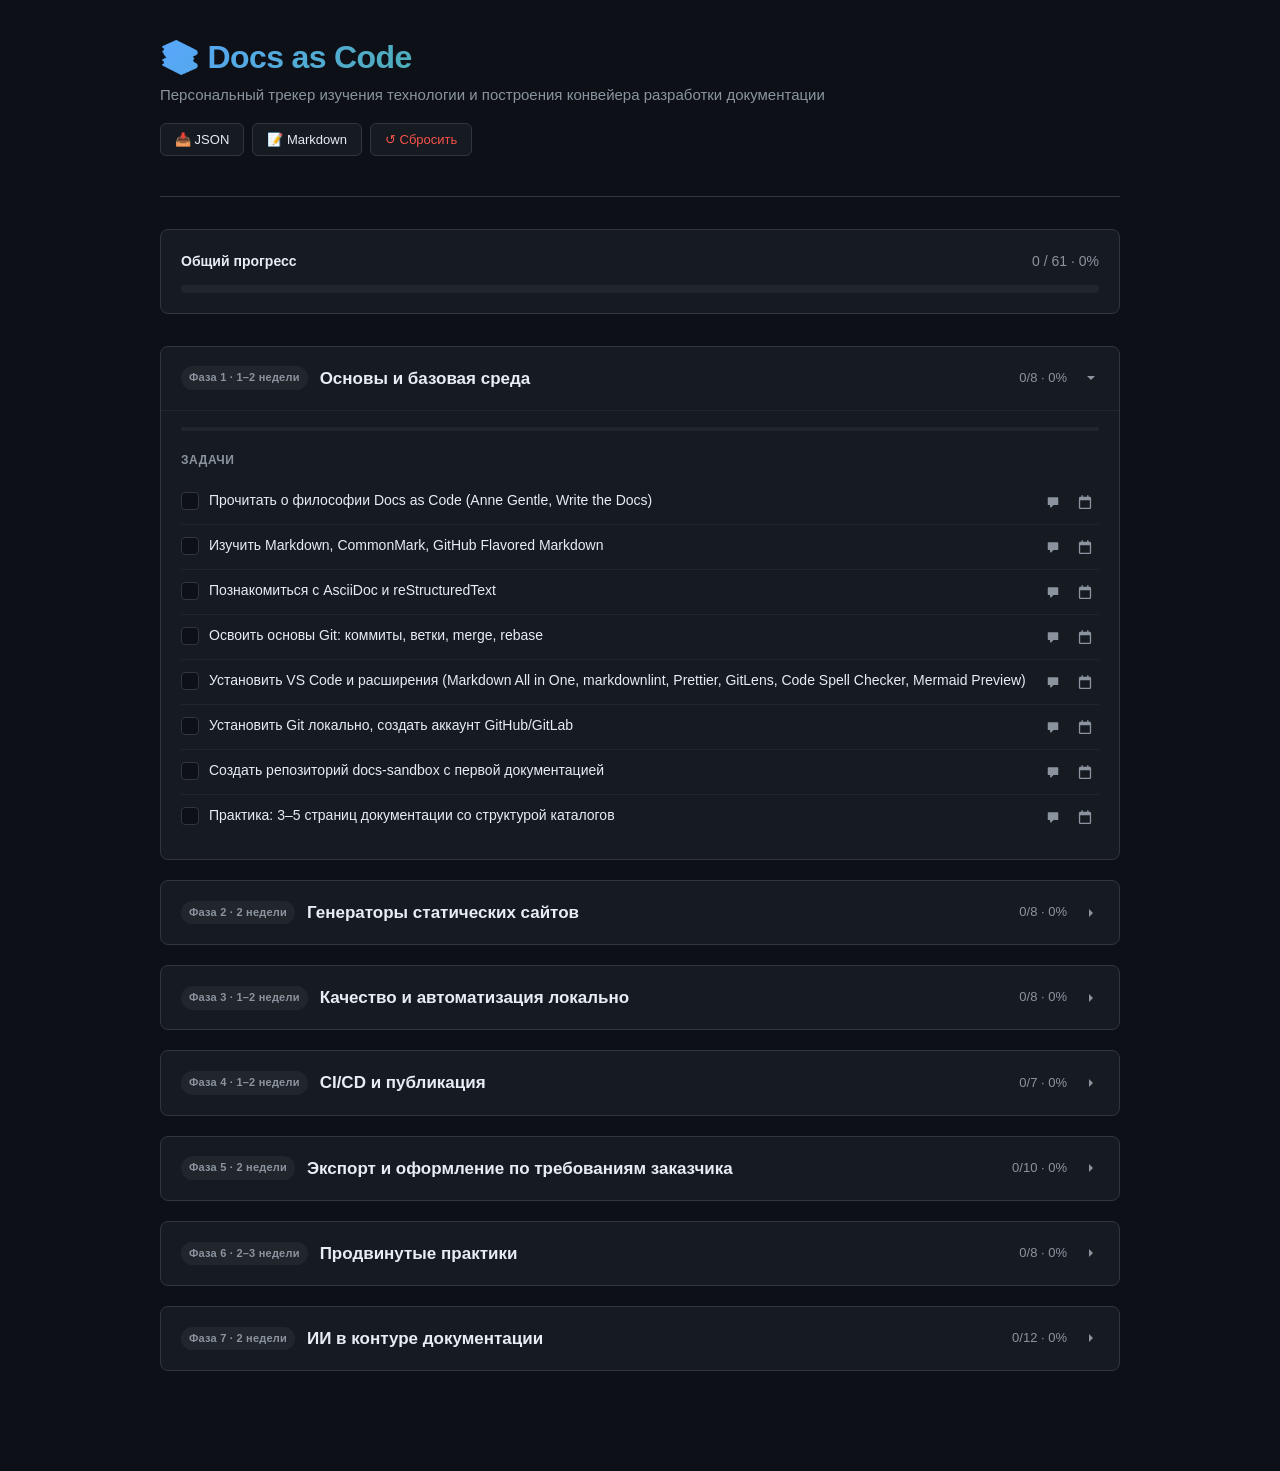
<file: docs-as-code-tracker.html>
<!DOCTYPE html>
<html lang="ru">
<head>
<meta charset="UTF-8">
<meta name="viewport" content="width=device-width, initial-scale=1.0">
<title>Docs as Code — план изучения</title>
<style>
  :root {
    --bg: #0d1117;
    --bg-elevated: #161b22;
    --bg-hover: #1c2128;
    --border: #30363d;
    --border-muted: #21262d;
    --text: #e6edf3;
    --text-muted: #8b949e;
    --text-dim: #6e7681;
    --accent: #58a6ff;
    --accent-hover: #79b8ff;
    --success: #3fb950;
    --success-bg: rgba(63, 185, 80, 0.12);
    --warning: #d29922;
    --danger: #f85149;
    --radius: 8px;
    --radius-sm: 6px;
    --shadow: 0 8px 24px rgba(0, 0, 0, 0.4);
  }

  * { box-sizing: border-box; margin: 0; padding: 0; }

  body {
    font-family: -apple-system, BlinkMacSystemFont, "Segoe UI", "Inter", Roboto, sans-serif;
    background: var(--bg);
    color: var(--text);
    line-height: 1.6;
    min-height: 100vh;
    padding: 32px 16px 80px;
  }

  .container { max-width: 960px; margin: 0 auto; }

  header {
    margin-bottom: 32px;
    padding-bottom: 24px;
    border-bottom: 1px solid var(--border);
  }
  .header-top {
    display: flex;
    justify-content: space-between;
    align-items: flex-start;
    gap: 16px;
    flex-wrap: wrap;
    margin-bottom: 16px;
  }
  h1 {
    font-size: 32px;
    font-weight: 700;
    letter-spacing: -0.02em;
    background: linear-gradient(135deg, #58a6ff 0%, #3fb950 100%);
    -webkit-background-clip: text;
    -webkit-text-fill-color: transparent;
    background-clip: text;
  }
  .subtitle {
    color: var(--text-muted);
    font-size: 15px;
    max-width: 700px;
  }
  .actions {
    display: flex;
    gap: 8px;
    flex-wrap: wrap;
  }
  button {
    font-family: inherit;
    font-size: 13px;
    padding: 8px 14px;
    border-radius: var(--radius-sm);
    border: 1px solid var(--border);
    background: var(--bg-elevated);
    color: var(--text);
    cursor: pointer;
    transition: all 0.15s ease;
    display: inline-flex;
    align-items: center;
    gap: 6px;
  }
  button:hover { background: var(--bg-hover); border-color: var(--text-dim); }
  button.danger { color: var(--danger); }
  button.danger:hover { background: rgba(248, 81, 73, 0.1); border-color: var(--danger); }
  button.primary { background: var(--accent); color: #0d1117; border-color: var(--accent); font-weight: 600; }
  button.primary:hover { background: var(--accent-hover); border-color: var(--accent-hover); }

  .overall-progress {
    background: var(--bg-elevated);
    border: 1px solid var(--border);
    border-radius: var(--radius);
    padding: 20px;
    margin-bottom: 32px;
  }
  .progress-header {
    display: flex;
    justify-content: space-between;
    align-items: center;
    margin-bottom: 12px;
  }
  .progress-label {
    font-size: 14px;
    font-weight: 600;
    color: var(--text);
  }
  .progress-value {
    font-size: 14px;
    color: var(--text-muted);
    font-variant-numeric: tabular-nums;
  }
  .progress-bar {
    height: 8px;
    background: var(--border-muted);
    border-radius: 999px;
    overflow: hidden;
  }
  .progress-fill {
    height: 100%;
    background: linear-gradient(90deg, var(--accent) 0%, var(--success) 100%);
    border-radius: 999px;
    transition: width 0.4s cubic-bezier(0.4, 0, 0.2, 1);
  }

  .phase {
    background: var(--bg-elevated);
    border: 1px solid var(--border);
    border-radius: var(--radius);
    margin-bottom: 20px;
    overflow: hidden;
    transition: border-color 0.2s ease;
  }
  .phase.completed { border-color: var(--success); }

  .phase-header {
    padding: 18px 20px;
    cursor: pointer;
    display: flex;
    justify-content: space-between;
    align-items: center;
    gap: 16px;
    user-select: none;
    transition: background 0.15s ease;
  }
  .phase-header:hover { background: var(--bg-hover); }

  .phase-title-wrap {
    display: flex;
    align-items: center;
    gap: 12px;
    flex: 1;
    min-width: 0;
  }
  .phase-badge {
    background: var(--border-muted);
    color: var(--text-muted);
    font-size: 11px;
    font-weight: 600;
    padding: 3px 8px;
    border-radius: 999px;
    flex-shrink: 0;
    letter-spacing: 0.02em;
  }
  .phase.completed .phase-badge {
    background: var(--success-bg);
    color: var(--success);
  }
  .phase-title {
    font-size: 17px;
    font-weight: 600;
    color: var(--text);
  }
  .phase-meta {
    display: flex;
    align-items: center;
    gap: 16px;
    flex-shrink: 0;
  }
  .phase-progress-mini {
    font-size: 13px;
    color: var(--text-muted);
    font-variant-numeric: tabular-nums;
  }
  .chevron {
    width: 16px;
    height: 16px;
    color: var(--text-muted);
    transition: transform 0.2s ease;
  }
  .phase.open .chevron { transform: rotate(90deg); }

  .phase-body {
    display: none;
    padding: 0 20px 20px;
    border-top: 1px solid var(--border-muted);
  }
  .phase.open .phase-body { display: block; }

  .phase-mini-bar {
    height: 4px;
    background: var(--border-muted);
    border-radius: 999px;
    overflow: hidden;
    margin: 16px 0 20px;
  }
  .phase-mini-fill {
    height: 100%;
    background: var(--accent);
    border-radius: 999px;
    transition: width 0.4s cubic-bezier(0.4, 0, 0.2, 1);
  }
  .phase.completed .phase-mini-fill { background: var(--success); }

  .section-label {
    font-size: 12px;
    font-weight: 600;
    color: var(--text-muted);
    text-transform: uppercase;
    letter-spacing: 0.05em;
    margin-bottom: 10px;
  }

  .task {
    padding: 10px 0;
    border-bottom: 1px solid var(--border-muted);
  }
  .task:last-child { border-bottom: none; }

  .task-row {
    display: flex;
    align-items: flex-start;
    gap: 10px;
  }
  .task input[type="checkbox"] {
    appearance: none;
    -webkit-appearance: none;
    width: 18px;
    height: 18px;
    border: 1.5px solid var(--border);
    border-radius: 4px;
    background: var(--bg);
    cursor: pointer;
    position: relative;
    flex-shrink: 0;
    margin-top: 2px;
    transition: all 0.15s ease;
  }
  .task input[type="checkbox"]:hover { border-color: var(--accent); }
  .task input[type="checkbox"]:checked {
    background: var(--success);
    border-color: var(--success);
  }
  .task input[type="checkbox"]:checked::after {
    content: "";
    position: absolute;
    left: 5px;
    top: 1px;
    width: 5px;
    height: 10px;
    border: solid #0d1117;
    border-width: 0 2px 2px 0;
    transform: rotate(45deg);
  }
  .task label {
    cursor: pointer;
    font-size: 14px;
    color: var(--text);
    flex: 1;
    line-height: 1.5;
  }
  .task.done label {
    color: var(--text-dim);
    text-decoration: line-through;
  }

  .task-actions {
    display: flex;
    gap: 4px;
    flex-shrink: 0;
  }
  .icon-btn {
    background: transparent;
    border: 1px solid transparent;
    padding: 4px 6px;
    border-radius: 4px;
    cursor: pointer;
    color: var(--text-muted);
    transition: all 0.15s ease;
    font-size: 13px;
    line-height: 1;
  }
  .icon-btn:hover {
    background: var(--bg-hover);
    border-color: var(--border);
    color: var(--text);
  }
  .icon-btn svg {
    width: 14px;
    height: 14px;
    display: block;
  }

  .task-comment {
    display: none;
    margin-top: 10px;
    margin-left: 28px;
  }
  .task.comment-open .task-comment { display: block; }

  .task-comment textarea {
    width: 100%;
    min-height: 60px;
    padding: 8px 10px;
    background: var(--bg);
    border: 1px solid var(--border);
    border-radius: var(--radius-sm);
    color: var(--text);
    font-family: inherit;
    font-size: 13px;
    resize: vertical;
    line-height: 1.5;
  }
  .task-comment textarea:focus {
    outline: none;
    border-color: var(--accent);
  }
  .task-comment textarea::placeholder { color: var(--text-dim); }

  .task.has-comment .icon-btn[data-action="comment"] {
    color: var(--accent);
  }
  .task.has-comment .icon-btn[data-action="comment"]::after {
    content: "•";
    margin-left: 2px;
    color: var(--accent);
  }

  .save-indicator {
    position: fixed;
    bottom: 20px;
    right: 20px;
    background: var(--success-bg);
    color: var(--success);
    padding: 8px 14px;
    border-radius: var(--radius-sm);
    font-size: 13px;
    border: 1px solid var(--success);
    opacity: 0;
    transition: opacity 0.3s ease;
    pointer-events: none;
    z-index: 100;
  }
  .save-indicator.show { opacity: 1; }

  .loading {
    text-align: center;
    padding: 60px 20px;
    color: var(--text-muted);
  }

  .modal-backdrop {
    position: fixed;
    inset: 0;
    background: rgba(0, 0, 0, 0.7);
    display: none;
    align-items: center;
    justify-content: center;
    z-index: 200;
    padding: 16px;
  }
  .modal-backdrop.show { display: flex; }
  .modal {
    background: var(--bg-elevated);
    border: 1px solid var(--border);
    border-radius: var(--radius);
    padding: 24px;
    max-width: 700px;
    width: 100%;
    max-height: 80vh;
    display: flex;
    flex-direction: column;
    box-shadow: var(--shadow);
  }
  .modal h3 {
    font-size: 18px;
    margin-bottom: 12px;
  }
  .modal pre {
    flex: 1;
    overflow: auto;
    background: var(--bg);
    border: 1px solid var(--border);
    border-radius: var(--radius-sm);
    padding: 14px;
    font-family: "SF Mono", Monaco, Consolas, monospace;
    font-size: 12px;
    color: var(--text);
    margin-bottom: 16px;
    white-space: pre-wrap;
    word-break: break-word;
  }
  .modal-actions {
    display: flex;
    gap: 8px;
    justify-content: flex-end;
  }

  [data-tooltip] {
    position: relative;
  }
  [data-tooltip]:hover::before {
    content: attr(data-tooltip);
    position: absolute;
    bottom: calc(100% + 6px);
    left: 50%;
    transform: translateX(-50%);
    background: var(--bg);
    color: var(--text);
    padding: 5px 9px;
    border-radius: 4px;
    font-size: 11px;
    white-space: nowrap;
    border: 1px solid var(--border);
    z-index: 50;
    pointer-events: none;
  }

  @media (max-width: 600px) {
    h1 { font-size: 24px; }
    .phase-title { font-size: 15px; }
    .phase-header { padding: 14px 16px; }
    .phase-body { padding: 0 16px 16px; }
    body { padding: 20px 12px 60px; }
    .task-comment { margin-left: 0; }
  }
</style>
</head>
<body>

<div class="container">
  <header>
    <div class="header-top">
      <div>
        <h1>📚 Docs as Code</h1>
        <p class="subtitle">Персональный трекер изучения технологии и построения конвейера разработки документации</p>
      </div>
      <div class="actions">
        <button id="btn-export-json">📥 JSON</button>
        <button id="btn-export-md">📝 Markdown</button>
        <button id="btn-reset" class="danger">↺ Сбросить</button>
      </div>
    </div>
  </header>

  <div class="overall-progress">
    <div class="progress-header">
      <span class="progress-label">Общий прогресс</span>
      <span class="progress-value" id="overall-value">0 / 0 · 0%</span>
    </div>
    <div class="progress-bar">
      <div class="progress-fill" id="overall-fill" style="width: 0%"></div>
    </div>
  </div>

  <div id="phases-container">
    <div class="loading">Загрузка прогресса...</div>
  </div>
</div>

<div class="save-indicator" id="save-indicator">✓ Сохранено</div>

<div class="modal-backdrop" id="modal">
  <div class="modal">
    <h3 id="modal-title">Экспорт</h3>
    <pre id="modal-content"></pre>
    <div class="modal-actions">
      <button id="modal-copy">📋 Копировать</button>
      <button id="modal-download" class="primary">💾 Скачать</button>
      <button id="modal-close">Закрыть</button>
    </div>
  </div>
</div>

<script>
const PHASES = [
  {
    id: "phase1",
    badge: "Фаза 1 · 1–2 недели",
    title: "Основы и базовая среда",
    tasks: [
      { id: "p1t1", text: "Прочитать о философии Docs as Code (Anne Gentle, Write the Docs)" },
      { id: "p1t2", text: "Изучить Markdown, CommonMark, GitHub Flavored Markdown" },
      { id: "p1t3", text: "Познакомиться с AsciiDoc и reStructuredText" },
      { id: "p1t4", text: "Освоить основы Git: коммиты, ветки, merge, rebase" },
      { id: "p1t5", text: "Установить VS Code и расширения (Markdown All in One, markdownlint, Prettier, GitLens, Code Spell Checker, Mermaid Preview)" },
      { id: "p1t6", text: "Установить Git локально, создать аккаунт GitHub/GitLab" },
      { id: "p1t7", text: "Создать репозиторий docs-sandbox с первой документацией" },
      { id: "p1t8", text: "Практика: 3–5 страниц документации со структурой каталогов" }
    ]
  },
  {
    id: "phase2",
    badge: "Фаза 2 · 2 недели",
    title: "Генераторы статических сайтов",
    tasks: [
      { id: "p2t1", text: "Изучить варианты: MkDocs, Docusaurus, Antora, Sphinx, Hugo" },
      { id: "p2t2", text: "Выбрать основной генератор (рекомендуется MkDocs Material)" },
      { id: "p2t3", text: "Установить и настроить mkdocs.yml: навигация, поиск, темизация" },
      { id: "p2t4", text: "Настроить версионирование (например, через mike)" },
      { id: "p2t5", text: "Подключить Mermaid для диаграмм" },
      { id: "p2t6", text: "Подключить PlantUML для UML-диаграмм" },
      { id: "p2t7", text: "Подключить MathJax для формул (если нужно)" },
      { id: "p2t8", text: "Опционально: попробовать Docusaurus или Sphinx для сравнения" }
    ]
  },
  {
    id: "phase3",
    badge: "Фаза 3 · 1–2 недели",
    title: "Качество и автоматизация локально",
    tasks: [
      { id: "p3t1", text: "Установить и настроить markdownlint-cli2" },
      { id: "p3t2", text: "Настроить Vale с готовым набором правил (Google/Microsoft)" },
      { id: "p3t3", text: "Подключить LanguageTool для русского языка" },
      { id: "p3t4", text: "Настроить lychee или markdown-link-check для проверки ссылок" },
      { id: "p3t5", text: "Добавить codespell для проверки опечаток" },
      { id: "p3t6", text: "Установить pre-commit, создать .pre-commit-config.yaml" },
      { id: "p3t7", text: "Написать собственный STYLEGUIDE.md для проекта" },
      { id: "p3t8", text: "Изучить Microsoft и Google Developer Documentation Style Guide" }
    ]
  },
  {
    id: "phase4",
    badge: "Фаза 4 · 1–2 недели",
    title: "CI/CD и публикация",
    tasks: [
      { id: "p4t1", text: "Изучить синтаксис GitHub Actions или GitLab CI" },
      { id: "p4t2", text: "Освоить Conventional Commits и автогенерацию changelog" },
      { id: "p4t3", text: "Настроить workflow: линтеры на push в feature-ветки" },
      { id: "p4t4", text: "Настроить preview-сборки на pull request (Netlify/Cloudflare)" },
      { id: "p4t5", text: "Настроить автодеплой при merge в main" },
      { id: "p4t6", text: "Выбрать и настроить хостинг (GitHub Pages / Cloudflare Pages / Read the Docs)" },
      { id: "p4t7", text: "Проверить полный цикл: коммит → PR → деплой" }
    ]
  },
  {
    id: "phase5",
    badge: "Фаза 5 · 2 недели",
    title: "Экспорт и оформление по требованиям заказчика",
    tasks: [
      { id: "p5t1", text: "Установить Pandoc и освоить базовые конвертации: Markdown → DOCX, PDF, HTML" },
      { id: "p5t2", text: "Изучить шаблоны DOCX в Pandoc (--reference-doc) для корпоративного оформления" },
      { id: "p5t3", text: "Настроить генерацию PDF через XeLaTeX с поддержкой кириллицы (или LuaLaTeX)" },
      { id: "p5t4", text: "Опционально: попробовать Typst как современную альтернативу LaTeX" },
      { id: "p5t5", text: "Изучить требования ГОСТ к технической документации (ГОСТ 19, ГОСТ 34, ГОСТ 7.32)" },
      { id: "p5t6", text: "Создать DOCX-шаблон с титульным листом, оглавлением, колонтитулами по ГОСТ" },
      { id: "p5t7", text: "Настроить параметризацию через YAML front matter (заказчик, версия, гриф)" },
      { id: "p5t8", text: "Добавить в CI/CD сборку DOCX/PDF артефактов наряду с HTML-сайтом" },
      { id: "p5t9", text: "Освоить docxtemplater или python-docx для сложных программных шаблонов" },
      { id: "p5t10", text: "Опционально: Asciidoctor PDF как альтернатива для AsciiDoc-проектов" }
    ]
  },
  {
    id: "phase6",
    badge: "Фаза 6 · 2–3 недели",
    title: "Продвинутые практики",
    tasks: [
      { id: "p6t1", text: "Изучить Diátaxis framework (diataxis.fr)" },
      { id: "p6t2", text: "Реструктурировать docs-sandbox по Diátaxis: tutorials/how-to/reference/explanation" },
      { id: "p6t3", text: "Настроить генерацию API-документации из OpenAPI (Redoc или Scalar)" },
      { id: "p6t4", text: "Освоить версионирование документации для нескольких версий продукта" },
      { id: "p6t5", text: "Попробовать локализацию (Crowdin/Weblate или i18n)" },
      { id: "p6t6", text: "Освоить Diagram as Code: Mermaid, PlantUML, D2, Structurizr" },
      { id: "p6t7", text: "Настроить скриншоты as Code через Playwright" },
      { id: "p6t8", text: "Сделать тестируемые примеры кода (doctest или аналог)" }
    ]
  },
  {
    id: "phase7",
    badge: "Фаза 7 · 2 недели",
    title: "ИИ в контуре документации",
    tasks: [
      { id: "p7t1", text: "Установить Claude Code или расширение Continue в VS Code" },
      { id: "p7t2", text: "Опробовать ИИ для генерации черновиков и рефакторинга текста" },
      { id: "p7t3", text: "Опционально: попробовать локальные модели через Ollama" },
      { id: "p7t4", text: "Получить API-ключ Anthropic Claude (или альтернативы)" },
      { id: "p7t5", text: "Написать CI-скрипт: ИИ-ревью документации на pull request" },
      { id: "p7t6", text: "Настроить ИИ-редактуру: проверка стиля, тона, соответствия стайлгайду и ГОСТ" },
      { id: "p7t7", text: "Настроить автогенерацию release notes из коммитов" },
      { id: "p7t8", text: "Опробовать автоматический перевод изменённых страниц" },
      { id: "p7t9", text: "Настроить ИИ-разбор требований заказчика → структура документации" },
      { id: "p7t10", text: "Автогенерация задач и чек-листов из текста ТЗ через ИИ" },
      { id: "p7t11", text: "Применить промпт-кэширование для снижения стоимости API" },
      { id: "p7t12", text: "Создать набор многоразовых промптов для типовых документов" }
    ]
  }
];

const STORAGE_KEY = "dac_tracker_v3";
const OLD_STORAGE_KEY = "dac_tracker_v2";
let state = {};
let saveTimer = null;

// === Storage ===
async function loadState() {
  try {
    let result = await window.storage.get(STORAGE_KEY);
    if (result && result.value) {
      state = JSON.parse(result.value);
    } else {
      // Try migration from v2
      try {
        const oldResult = await window.storage.get(OLD_STORAGE_KEY);
        if (oldResult && oldResult.value) {
          const oldState = JSON.parse(oldResult.value);
          state = migrateFromV2(oldState);
          await window.storage.set(STORAGE_KEY, JSON.stringify(state));
        }
      } catch (e) {
        // no old data
      }
    }
  } catch (e) {
    state = {};
  }
  // Initialize missing keys
  PHASES.forEach(phase => {
    if (!state[phase.id]) state[phase.id] = { tasks: {} };
    phase.tasks.forEach(task => {
      if (!state[phase.id].tasks[task.id]) {
        state[phase.id].tasks[task.id] = { done: false, comment: "" };
      }
    });
  });
}

function migrateFromV2(oldState) {
  // v2 phases: phase1..phase6 (where old phase5 was "Продвинутые практики" and phase6 was "ИИ")
  // v3 phases: phase1..phase4 same, phase5 new (Pandoc/ГОСТ), phase6 = old phase5, phase7 = old phase6
  const newState = {};
  // Map: phase1-4 same
  ["phase1", "phase2", "phase3", "phase4"].forEach(pid => {
    if (oldState[pid]) newState[pid] = oldState[pid];
  });
  // Old phase5 (Advanced practices, p5t1..p5t8) → new phase6
  if (oldState.phase5) {
    newState.phase6 = { tasks: {} };
    for (let i = 1; i <= 8; i++) {
      const oldId = `p5t${i}`;
      const newId = `p6t${i}`;
      if (oldState.phase5.tasks[oldId]) {
        newState.phase6.tasks[newId] = oldState.phase5.tasks[oldId];
      }
    }
  }
  // Old phase6 (AI, p6t1..p6t8) → new phase7 (first 8 task IDs map directly)
  if (oldState.phase6) {
    newState.phase7 = { tasks: {} };
    // Map old p6t1..p6t8 to new p7t1..p7t8 (similar topics, mostly preserved order)
    const oldToNew = {
      "p6t1": "p7t1", // Claude Code / Continue
      "p6t2": "p7t2", // drafts and refactoring
      "p6t3": "p7t3", // Ollama
      "p6t4": "p7t4", // API key
      "p6t5": "p7t5", // CI script review
      "p6t6": "p7t7", // release notes (renumbered)
      "p6t7": "p7t8", // translation (renumbered)
      "p6t8": "p7t11" // prompt caching (renumbered)
    };
    Object.entries(oldToNew).forEach(([oldId, newId]) => {
      if (oldState.phase6.tasks[oldId]) {
        newState.phase7.tasks[newId] = oldState.phase6.tasks[oldId];
      }
    });
  }
  return newState;
}

async function saveState() {
  try {
    await window.storage.set(STORAGE_KEY, JSON.stringify(state));
    showSaveIndicator();
  } catch (e) {
    console.error("Save failed:", e);
  }
}

function debouncedSave() {
  clearTimeout(saveTimer);
  saveTimer = setTimeout(saveState, 400);
}

function showSaveIndicator() {
  const el = document.getElementById("save-indicator");
  el.classList.add("show");
  clearTimeout(showSaveIndicator._t);
  showSaveIndicator._t = setTimeout(() => el.classList.remove("show"), 1200);
}

// === Google Calendar link ===
function buildGoogleCalendarUrl(phaseTitle, taskText) {
  const tomorrow = new Date();
  tomorrow.setDate(tomorrow.getDate() + 1);
  tomorrow.setHours(10, 0, 0, 0);
  const end = new Date(tomorrow.getTime() + 60 * 60 * 1000);

  const fmt = (d) => {
    const pad = (n) => String(n).padStart(2, "0");
    return d.getFullYear() + pad(d.getMonth() + 1) + pad(d.getDate()) +
           "T" + pad(d.getHours()) + pad(d.getMinutes()) + "00";
  };

  const params = new URLSearchParams({
    action: "TEMPLATE",
    text: `[Docs as Code] ${taskText}`,
    dates: `${fmt(tomorrow)}/${fmt(end)}`,
    details: `Задача из плана изучения Docs as Code.\n\nЭтап: ${phaseTitle}\n\nПодробности: задача из персонального трекера. Перенесите время и длительность под себя.`
  });

  return `https://calendar.google.com/calendar/render?${params.toString()}`;
}

// === Rendering ===
function render() {
  const container = document.getElementById("phases-container");
  container.innerHTML = "";

  PHASES.forEach((phase, idx) => {
    const ps = state[phase.id];
    const completed = phase.tasks.filter(t => ps.tasks[t.id].done).length;
    const total = phase.tasks.length;
    const pct = total ? Math.round((completed / total) * 100) : 0;
    const isComplete = completed === total && total > 0;

    const phaseEl = document.createElement("div");
    phaseEl.className = "phase" + (isComplete ? " completed" : "");
    phaseEl.dataset.phaseId = phase.id;

    phaseEl.innerHTML = `
      <div class="phase-header">
        <div class="phase-title-wrap">
          <span class="phase-badge">${phase.badge}</span>
          <span class="phase-title">${phase.title}</span>
        </div>
        <div class="phase-meta">
          <span class="phase-progress-mini">${completed}/${total} · ${pct}%</span>
          <svg class="chevron" viewBox="0 0 16 16" fill="currentColor"><path d="M6 4l4 4-4 4V4z"/></svg>
        </div>
      </div>
      <div class="phase-body">
        <div class="phase-mini-bar"><div class="phase-mini-fill" style="width: ${pct}%"></div></div>
        <div class="section-label">Задачи</div>
        <div class="tasks"></div>
      </div>
    `;

    phaseEl.querySelector(".phase-header").addEventListener("click", () => {
      phaseEl.classList.toggle("open");
    });

    const tasksContainer = phaseEl.querySelector(".tasks");
    phase.tasks.forEach(task => {
      const taskState = ps.tasks[task.id];
      const hasComment = taskState.comment && taskState.comment.trim().length > 0;

      const taskEl = document.createElement("div");
      taskEl.className = "task" + (taskState.done ? " done" : "") + (hasComment ? " has-comment" : "");
      taskEl.dataset.taskId = task.id;

      taskEl.innerHTML = `
        <div class="task-row">
          <input type="checkbox" id="${task.id}" ${taskState.done ? "checked" : ""}>
          <label for="${task.id}">${task.text}</label>
          <div class="task-actions">
            <button class="icon-btn" data-action="comment" data-tooltip="Комментарий">
              <svg viewBox="0 0 16 16" fill="currentColor"><path d="M2.75 2.5h10.5a.75.75 0 01.75.75v7.5a.75.75 0 01-.75.75H8.61l-2.69 2.69a.75.75 0 01-1.28-.53V11.5H2.75a.75.75 0 01-.75-.75v-7.5a.75.75 0 01.75-.75z"/></svg>
            </button>
            <button class="icon-btn" data-action="calendar" data-tooltip="В Google Календарь">
              <svg viewBox="0 0 16 16" fill="currentColor"><path d="M4.75 0a.75.75 0 01.75.75V2h5V.75a.75.75 0 011.5 0V2h1.25c.97 0 1.75.78 1.75 1.75v10.5A1.75 1.75 0 0113.25 16H2.75A1.75 1.75 0 011 14.25V3.75C1 2.78 1.78 2 2.75 2H4V.75A.75.75 0 014.75 0zM2.5 6v8.25c0 .14.11.25.25.25h10.5a.25.25 0 00.25-.25V6h-11z"/></svg>
            </button>
          </div>
        </div>
        <div class="task-comment">
          <textarea placeholder="Заметки по задаче: ссылки, мысли, что получилось, что не получилось..." data-task-id="${task.id}">${taskState.comment || ""}</textarea>
        </div>
      `;

      const cb = taskEl.querySelector('input[type="checkbox"]');
      cb.addEventListener("change", () => {
        state[phase.id].tasks[task.id].done = cb.checked;
        taskEl.classList.toggle("done", cb.checked);
        debouncedSave();
        updateProgress();
      });

      taskEl.querySelector('[data-action="comment"]').addEventListener("click", (e) => {
        e.stopPropagation();
        taskEl.classList.toggle("comment-open");
        if (taskEl.classList.contains("comment-open")) {
          taskEl.querySelector("textarea").focus();
        }
      });

      taskEl.querySelector('[data-action="calendar"]').addEventListener("click", (e) => {
        e.stopPropagation();
        const url = buildGoogleCalendarUrl(phase.title, task.text);
        window.open(url, "_blank", "noopener,noreferrer");
      });

      const ta = taskEl.querySelector("textarea");
      ta.addEventListener("input", () => {
        state[phase.id].tasks[task.id].comment = ta.value;
        const hasContent = ta.value.trim().length > 0;
        taskEl.classList.toggle("has-comment", hasContent);
        debouncedSave();
      });

      tasksContainer.appendChild(taskEl);
    });

    if (idx === 0 && completed < total) {
      phaseEl.classList.add("open");
    }

    container.appendChild(phaseEl);
  });

  updateProgress();
}

function updateProgress() {
  let total = 0, done = 0;
  PHASES.forEach(phase => {
    total += phase.tasks.length;
    done += phase.tasks.filter(t => state[phase.id].tasks[t.id].done).length;
  });
  const pct = total ? Math.round((done / total) * 100) : 0;
  document.getElementById("overall-value").textContent = `${done} / ${total} · ${pct}%`;
  document.getElementById("overall-fill").style.width = pct + "%";

  PHASES.forEach(phase => {
    const phaseEl = document.querySelector(`[data-phase-id="${phase.id}"]`);
    if (!phaseEl) return;
    const completed = phase.tasks.filter(t => state[phase.id].tasks[t.id].done).length;
    const totalP = phase.tasks.length;
    const pctP = totalP ? Math.round((completed / totalP) * 100) : 0;
    phaseEl.querySelector(".phase-mini-fill").style.width = pctP + "%";
    phaseEl.querySelector(".phase-progress-mini").textContent = `${completed}/${totalP} · ${pctP}%`;
    const isComplete = completed === totalP && totalP > 0;
    phaseEl.classList.toggle("completed", isComplete);
  });
}

// === Export ===
function exportJSON() {
  const data = {
    exported_at: new Date().toISOString(),
    phases: PHASES.map(phase => ({
      id: phase.id,
      title: phase.title,
      badge: phase.badge,
      tasks: phase.tasks.map(t => ({
        text: t.text,
        completed: !!state[phase.id].tasks[t.id].done,
        comment: state[phase.id].tasks[t.id].comment || ""
      }))
    }))
  };
  return JSON.stringify(data, null, 2);
}

function exportMarkdown() {
  let total = 0, done = 0;
  PHASES.forEach(p => {
    total += p.tasks.length;
    done += p.tasks.filter(t => state[p.id].tasks[t.id].done).length;
  });
  const pct = total ? Math.round((done / total) * 100) : 0;
  const now = new Date().toLocaleDateString("ru-RU");

  let md = `# Docs as Code — мой прогресс\n\n`;
  md += `_Экспортировано: ${now}_\n\n`;
  md += `**Общий прогресс:** ${done} / ${total} (${pct}%)\n\n---\n\n`;

  PHASES.forEach(phase => {
    const ps = state[phase.id];
    const completed = phase.tasks.filter(t => ps.tasks[t.id].done).length;
    md += `## ${phase.title}\n\n`;
    md += `_${phase.badge} · ${completed}/${phase.tasks.length} выполнено_\n\n`;
    phase.tasks.forEach(t => {
      const ts = ps.tasks[t.id];
      const check = ts.done ? "x" : " ";
      md += `- [${check}] ${t.text}\n`;
      if (ts.comment && ts.comment.trim()) {
        const commentLines = ts.comment.trim().split("\n").map(l => `      > ${l}`).join("\n");
        md += `${commentLines}\n`;
      }
    });
    md += `\n`;
  });

  return md;
}

function downloadFile(content, filename, mime) {
  const blob = new Blob([content], { type: mime });
  const url = URL.createObjectURL(blob);
  const a = document.createElement("a");
  a.href = url;
  a.download = filename;
  a.click();
  URL.revokeObjectURL(url);
}

function showModal(title, content, filename, mime) {
  document.getElementById("modal-title").textContent = title;
  document.getElementById("modal-content").textContent = content;
  document.getElementById("modal").classList.add("show");

  document.getElementById("modal-copy").onclick = async () => {
    try {
      await navigator.clipboard.writeText(content);
      document.getElementById("modal-copy").textContent = "✓ Скопировано";
      setTimeout(() => {
        document.getElementById("modal-copy").textContent = "📋 Копировать";
      }, 1500);
    } catch (e) {
      alert("Не удалось скопировать. Используйте кнопку «Скачать».");
    }
  };
  document.getElementById("modal-download").onclick = () => {
    downloadFile(content, filename, mime);
  };
}

document.getElementById("btn-export-json").addEventListener("click", () => {
  showModal("Экспорт JSON", exportJSON(), "docs-as-code-progress.json", "application/json");
});

document.getElementById("btn-export-md").addEventListener("click", () => {
  showModal("Экспорт Markdown", exportMarkdown(), "docs-as-code-progress.md", "text/markdown");
});

document.getElementById("btn-reset").addEventListener("click", async () => {
  if (!confirm("Сбросить весь прогресс и комментарии? Это действие нельзя отменить.")) return;
  state = {};
  PHASES.forEach(phase => {
    state[phase.id] = { tasks: {} };
    phase.tasks.forEach(task => {
      state[phase.id].tasks[task.id] = { done: false, comment: "" };
    });
  });
  await saveState();
  render();
});

document.getElementById("modal-close").addEventListener("click", () => {
  document.getElementById("modal").classList.remove("show");
});
document.getElementById("modal").addEventListener("click", e => {
  if (e.target.id === "modal") {
    document.getElementById("modal").classList.remove("show");
  }
});

(async () => {
  await loadState();
  render();
})();
</script>

</body>
</html>
</file>
